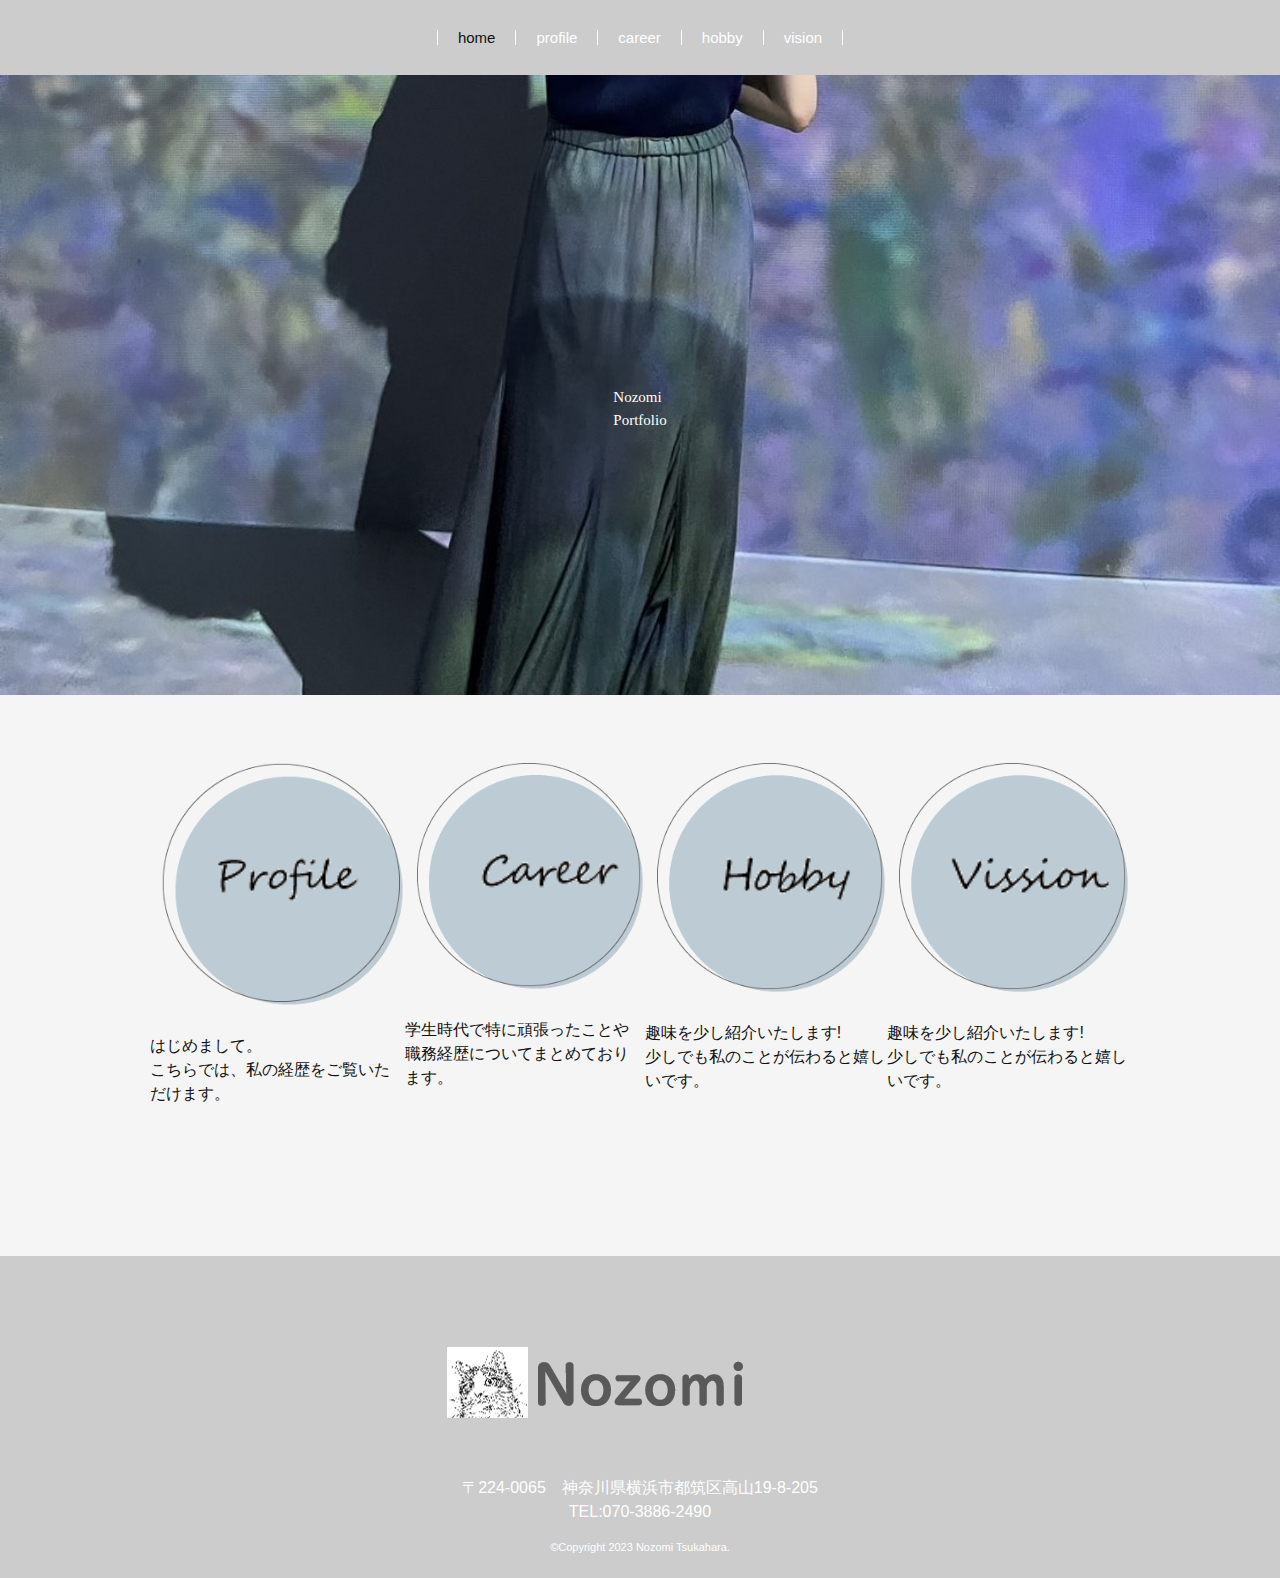
<file: index.html>
<!DOCTYPE html>
<html lang="ja">
<head>
<meta charset="UTF-8">

<!-- ページタイトル -->
<title>Nozomi</title>
<!-- ページのキーワード -->
<meta name="keywords" content="塚原望美,portfolio,ポートフォリオ ">
<!-- デスクリプション：ページの説明 -->
<meta name="description" content="ようこそ！塚原望美のポートフォリオです。">

<!-- レスポンシブ対応するための記述 -->
<meta name="viewport" content="width=device-width, initial-scale=1, shrink-to-fit=no">

<!-- 電話番号らしき数字を自動でリンクにしないための記述 -->
<meta name="format-detection" content="telephone=no">

<!-- ファビコン：お気に入りで表示されるアイコン -->
<link rel="shortcut icon" href="img/favicon.ico">
<!-- スマートフォン、タブレットで使用されるアイコン -->
<link rel="apple-touch-icon" href="img/apple-touch-icon.png">

<!-- リセットCSSの読み込み -->
<link rel="stylesheet" href="css/normalize.css">
<!-- スタイルの読み込み -->
<link rel="stylesheet" href="css/style.css">
</head>

<body>
<!-- ヘッダー -->
<header>
<!-- ナビゲーション用チェックボックス ※ブラウザ上は表示されません -->
<input type="checkbox" name="navToggle" id="navToggle" class="nav-toggle">

<!-- ナビゲーション用ハンバーガーボタン -->
<label for="navToggle" class="btn-burger"></label>

<!-- ナビゲーション -->
<nav class="nav">
<ul class="nav-list">
  <li>home</li>
  <li><a href="profile/index.html" title="profile">profile</a></li>
  <li><a href="career/index.html" title="career">career</a></li>
  <li><a href="hobby/index.html" title="hobby">hobby</a></li>
  <li><a href="vision/index.html" title="vision">vision</a></li>
</ul>
</nav>
<!-- ナビゲーションここまで -->
</header>

<!-- メインコンテンツ -->
<main>
<!-- メインイメージ -->
<div class="top">
    <img src="img/S__33038338.jpg" class="header-top">
    <p class="header-text">Nozomi<br>
   Portfolio</p>
</div>

<!-- セクション（サイト紹介） -->
<section class="section">
<!-- 見出し -->


<!-- 幅768px以上で横並び -->
<div class="row">
  <div class="box">
     <li><a href="profile/index.html" title="profile">
     <img src="img/content.gif" alt="profile"></a></li>
      <div class="caption">
        <img src="img/profile.gif">
      </div>
   <p>はじめまして。<br>
   こちらでは、私の経歴をご覧いただけます。</p>
  </div>

  <!-- 横並び要素 -->
  <div class="box">
    <li><a href="career/index.html" title="career">
    <img src="img/content.gif" alt="vission"></a></li>
    <div class="caption">
      <img src="img/career.gif">
    </div>
    <p>学生時代で特に頑張ったことや<br>
    職務経歴についてまとめております。</p>
    </div>

  <!-- 横並び要素 -->
  <div class="box">
    <li><a href="hobby/index.html" title="hobby">
    <img src="img/content.gif" alt="hobby"></a></li>
    <div class="caption">
      <img src="img/hobby.gif">
    </div>
  <p>趣味を少し紹介いたします!<br>
    少しでも私のことが伝わると嬉しいです。</p>
  </div>

<div class="box">
  <li><a href="hobby/index.html" title="visson">
  <img src="img/content.gif" alt="vission"></a></li>
  <div class="caption">
    <img src="img/vission.gif">
  </div>
<p>趣味を少し紹介いたします!<br>
  少しでも私のことが伝わると嬉しいです。</p>
</div>

</div>
<!-- 横並びここまで -->
</section>
<!-- セクションここまで -->

</main>
<!-- メインコンテンツここまで -->

<!-- フッター -->
<footer class="footer">
<!-- フッターロゴ -->
<p class="footer-logo">
  <a href="./index.html">
  <img src="img/namelogo2.png" alt="logo">
  </a>
</p>

<!-- 連絡先 -->
<address class="footer-address">〒224-0065　神奈川県横浜市都筑区高山19-8-205<br>
  TEL:070-3886-2490 </address>

<!-- コピーライト -->
<p class="copyright">
  <small>&copy;Copyright 2023 Nozomi Tsukahara.</small>
</p>
</footer>
<!-- フッターここまで -->

</body>
</html>
</file>
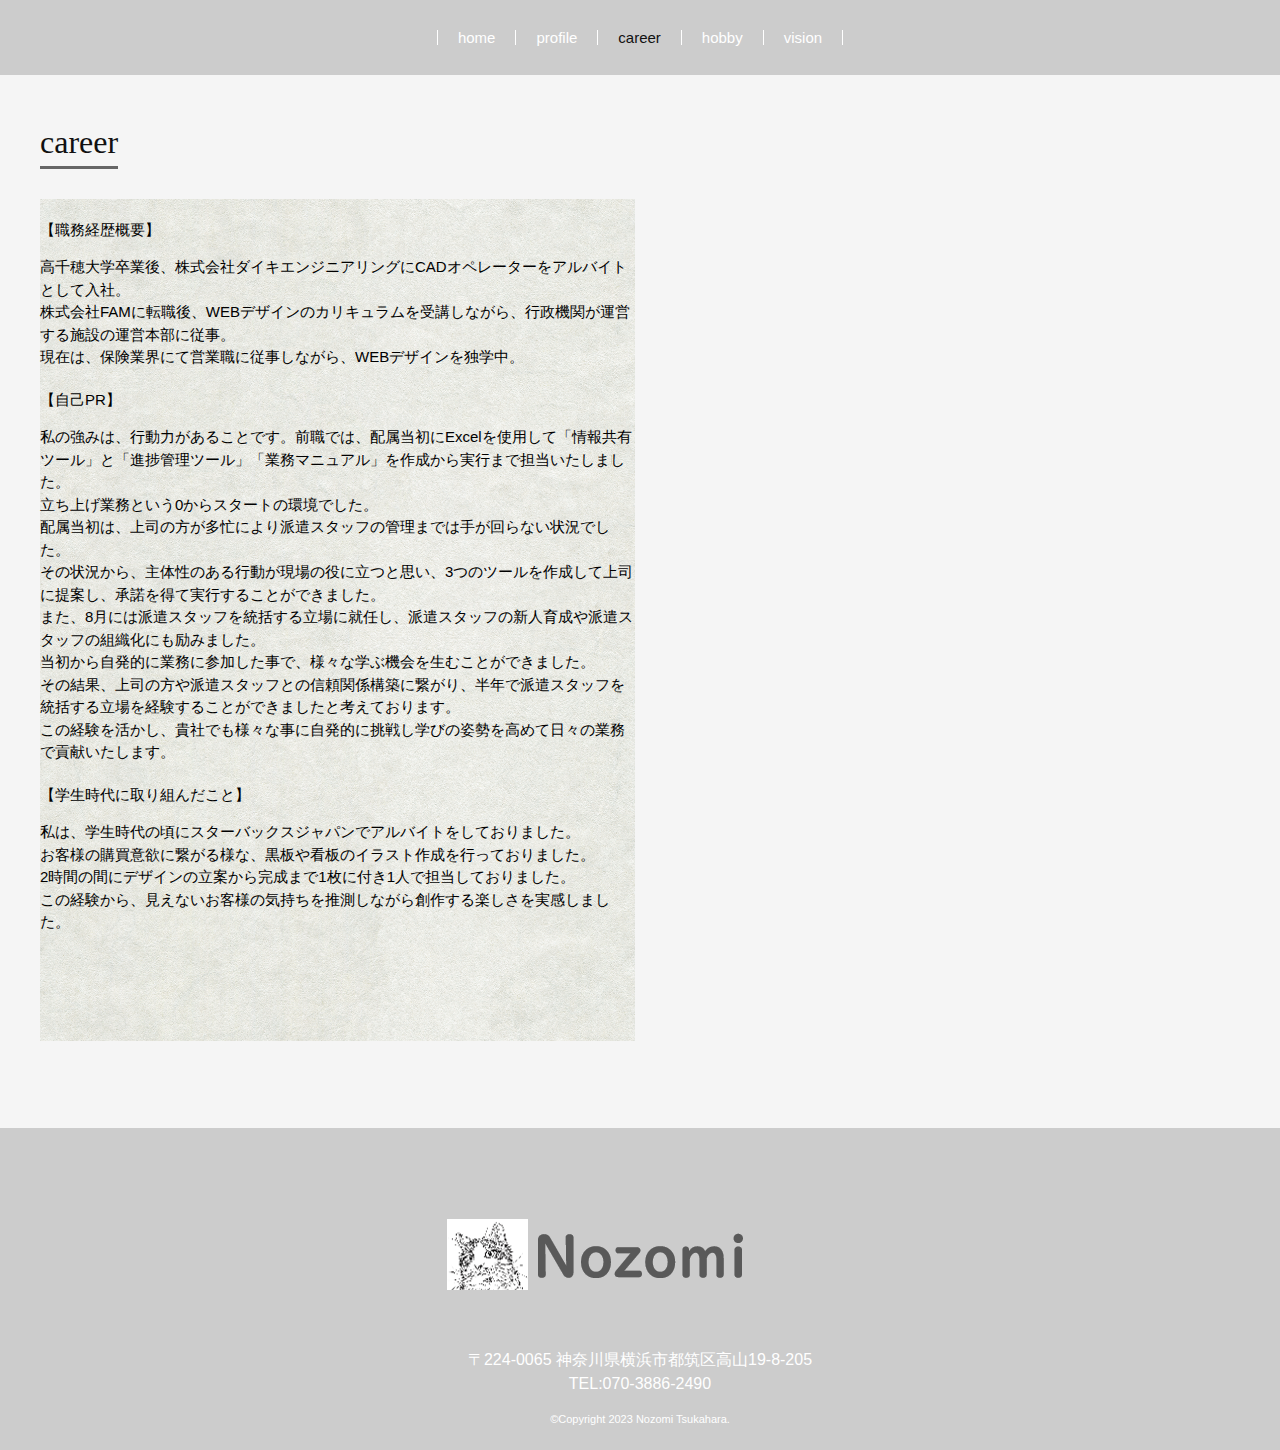
<file: career/index.html>
<!DOCTYPE html>
<html lang="ja">
<head>
<meta charset="UTF-8">

<!-- ページタイトル -->
<title>career</title>
<!-- ページのキーワード -->
<meta name="keywords" content="学生時代の取り組み・経歴,塚原望美,portfolio,ポートフォリオ ">
<!-- デスクリプション：ページの説明 -->
<meta name="description" content="塚原望美の学生時代の取り組み・経歴ページ。">

<!-- レスポンシブ対応するための記述 -->
<meta name="viewport" content="width=device-width, initial-scale=1, shrink-to-fit=no">

<!-- 電話番号らしき数字を自動でリンクにしないための記述 -->
<meta name="format-detection" content="telephone=no">

<!-- ファビコン：お気に入りで表示されるアイコン -->
<link rel="shortcut icon" href="img/favicon.ico">
<!-- スマートフォン、タブレットで使用されるアイコン -->
<link rel="apple-touch-icon" href="img/apple-touch-icon.png">

<!-- リセットCSSの読み込み -->
<link rel="stylesheet" href="../css/normalize.css">
<!-- スタイルの読み込み -->
<link rel="stylesheet" href="../css/style.css">
</head>

<body>
<!-- ヘッダー -->
<header class="header">
<!-- ナビゲーション用チェックボックス ※ブラウザ上は表示されません -->
<input type="checkbox" name="navToggle" id="navToggle" class="nav-toggle">

<!-- ナビゲーション用ハンバーガーボタン -->
<label for="navToggle" class="btn-burger"></label>

<!-- ナビゲーション -->
<nav class="nav">
<ul class="nav-list">
  <li><a href="../index.html" title="home">home</a></li>
  <li><a href="../profile/index.html" title="profile">profile</a></li>
  <li>career</li>
  <li><a href="../hobby/index.html" title="hobby">hobby</a></li>
  <li><a href="../vision/index.html" title="vision">vision</a></li> 
</ul>
</ul>
</nav>
<!-- ナビゲーションここまで -->
</header>

<!-- メインコンテンツ -->
<main>
<!-- メインイメージ -->
<section id="profile" class="wrapper animation active">
 <h4>career</h4>
 <div class="about">
    <div class="career">
      <img class="imgpc" src="img/paper.gif" alt="pc">
      <img class="imgmob" src="img/paper(min765).gif" alt="mob">
     <div class="career-text">
        <p>【職務経歴概要】</p>
        <ul>
        高千穂大学卒業後、株式会社ダイキエンジニアリングにCADオペレーターをアルバイトとして入社。<br>
        株式会社FAMに転職後、WEBデザインのカリキュラムを受講しながら、行政機関が運営する施設の運営本部に従事。<br>           
        現在は、保険業界にて営業職に従事しながら、WEBデザインを独学中。</ul>
        <p>【自己PR】</p>
        <ul>私の強みは、行動力があることです。前職では、配属当初にExcelを使用して「情報共有ツール」と「進捗管理ツール」「業務マニュアル」を作成から実行まで担当いたしました。<br>
        立ち上げ業務という0からスタートの環境でした。<br>
        配属当初は、上司の方が多忙により派遣スタッフの管理までは手が回らない状況でした。<br>
        その状況から、主体性のある行動が現場の役に立つと思い、3つのツールを作成して上司に提案し、承諾を得て実行することができました。<br>
        また、8月には派遣スタッフを統括する立場に就任し、派遣スタッフの新人育成や派遣スタッフの組織化にも励みました。<br>
        当初から自発的に業務に参加した事で、様々な学ぶ機会を生むことができました。<br>
        その結果、上司の方や派遣スタッフとの信頼関係構築に繋がり、半年で派遣スタッフを統括する立場を経験することができましたと考えております。<br>
        この経験を活かし、貴社でも様々な事に自発的に挑戦し学びの姿勢を高めて日々の業務で貢献いたします。</ul>
        <p>【学生時代に取り組んだこと】</p>
        <ul><li>私は、学生時代の頃にスターバックスジャパンでアルバイトをしておりました。</li>
        <li>お客様の購買意欲に繋がる様な、黒板や看板のイラスト作成を行っておりました。</li>
        <li>2時間の間にデザインの立案から完成まで1枚に付き1人で担当しておりました。</li>
        <li>この経験から、見えないお客様の気持ちを推測しながら創作する楽しさを実感しました。</li></ul>
     </div>
   </div> 
 </div>
</section>

<!-- フッター -->
<footer class="footer">
    <!-- フッターロゴ -->
    <p class="footer-logo">
      <a href="../index.html">
      <img src="../img/namelogo2.png" alt="logo">
      </a>
    </p>
    
    <!-- 連絡先 -->
    <address class="footer-address">〒224-0065 神奈川県横浜市都筑区高山19-8-205<br>
      TEL:070-3886-2490 </address>
    
    <!-- コピーライト -->
    <p class="copyright">
      <small>&copy;Copyright 2023 Nozomi Tsukahara.</small>
    </p>
    </footer>
    <!-- フッターここまで -->
</main>
    </body>
    </html>
</file>
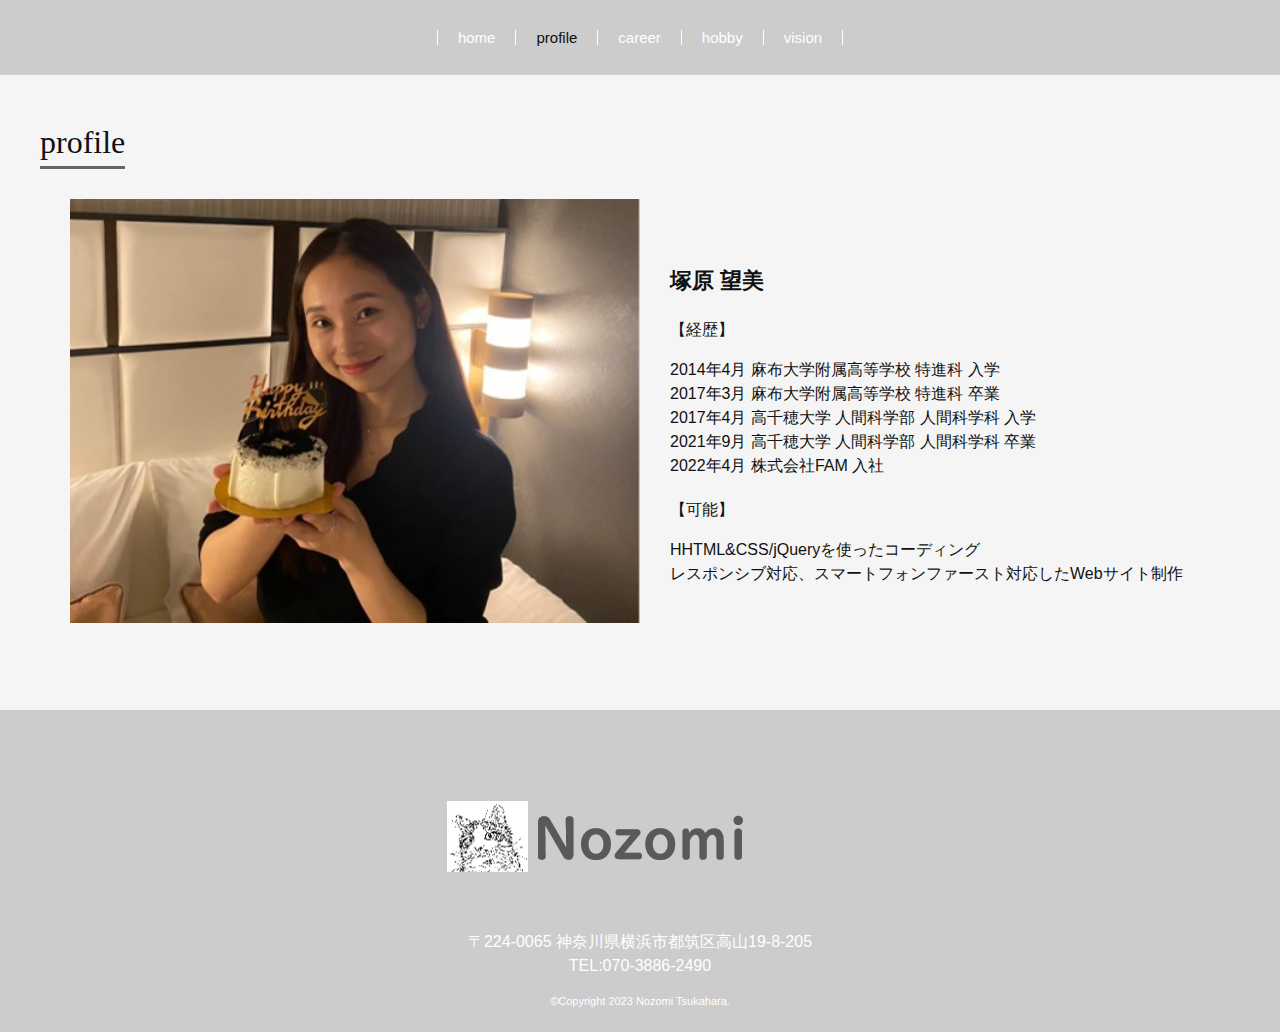
<file: profile/index.html>
<!DOCTYPE html>
<html lang="ja">
<head>
<meta charset="UTF-8">

<!-- ページタイトル -->
<title>自己紹介</title>
<!-- ページのキーワード -->
<meta name="keywords" content="自己紹介,塚原望美,portfolio,ポートフォリオ ">
<!-- デスクリプション：ページの説明 -->
<meta name="description" content="塚原望美の自己紹介ページ。">

<!-- レスポンシブ対応するための記述 -->
<meta name="viewport" content="width=device-width, initial-scale=1, shrink-to-fit=no">

<!-- 電話番号らしき数字を自動でリンクにしないための記述 -->
<meta name="format-detection" content="telephone=no">

<!-- ファビコン：お気に入りで表示されるアイコン -->
<link rel="shortcut icon" href="img/favicon.ico">
<!-- スマートフォン、タブレットで使用されるアイコン -->
<link rel="apple-touch-icon" href="img/apple-touch-icon.png">

<!-- リセットCSSの読み込み -->
<link rel="stylesheet" href="../css/normalize.css">
<!-- スタイルの読み込み -->
<link rel="stylesheet" href="../css/style.css">
</head>

<body>
<!-- ヘッダー -->
<header class="header">

<!-- ナビゲーション用チェックボックス ※ブラウザ上は表示されません -->
<input type="checkbox" name="navToggle" id="navToggle" class="nav-toggle">

<!-- ナビゲーション用ハンバーガーボタン -->
<label for="navToggle" class="btn-burger"></label>

<!-- ナビゲーション -->
<nav class="nav">
<ul class="nav-list">
    <li><a href="../index.html" title="home">home</a></li>
  <li>profile</li>
  <li><a href="../career/index.html" title="career">career</a></li>
  <li><a href="../hobby/index.html" title="hobby">hobby</a></li>
  <li><a href="../vision/index.html" title="vision">vision</a></li>
</ul>
</nav>
<!-- ナビゲーションここまで -->
</header>

<!-- メインコンテンツ -->
<main>
<!-- メインイメージ -->
<section id="profile" class="wrapper animation active">
<h4>profile</h4>
<div class="about">
    <div class="main-visual">
        <img src="img/img.me.jpg" alt="main-visual">
    </div>
    <div class="profile-text">
         <h5>塚原 望美</h5>
        <div class="career">
        <p>【経歴】</p>
        <ul>
            <li>2014年4月 麻布大学附属高等学校 特進科 入学</li>
            <li>2017年3月 麻布大学附属高等学校 特進科 卒業</li>
            <li>2017年4月 高千穂大学 人間科学部 人間科学科 入学</li>
            <li>2021年9月 高千穂大学 人間科学部 人間科学科 卒業</li>
            <li>2022年4月 株式会社FAM 入社<br>
        </ul>
        </div>

        <div class="job-summary">
          <p>【可能】</p>
          <ul>HHTML&CSS/jQueryを使ったコーディング<br>
            レスポンシブ対応、スマートフォンファースト対応したWebサイト制作</ul>
        </div> 
   </div>
</div>
</section>

<!-- フッター -->
<footer class="footer">
    <!-- フッターロゴ -->
    <p class="footer-logo">
      <a href="../index.html">
      <img src="../img/namelogo2.png" alt="logo">
      </a>
    </p>
    
    <!-- 連絡先 -->
    <address class="footer-address">〒224-0065 神奈川県横浜市都筑区高山19-8-205<br>
      TEL:070-3886-2490 </address>
    
    <!-- コピーライト -->
    <p class="copyright">
      <small>&copy;Copyright 2023 Nozomi Tsukahara.</small>
    </p>
    </footer>
    <!-- フッターここまで -->
    
    </body>
    </html>
</file>
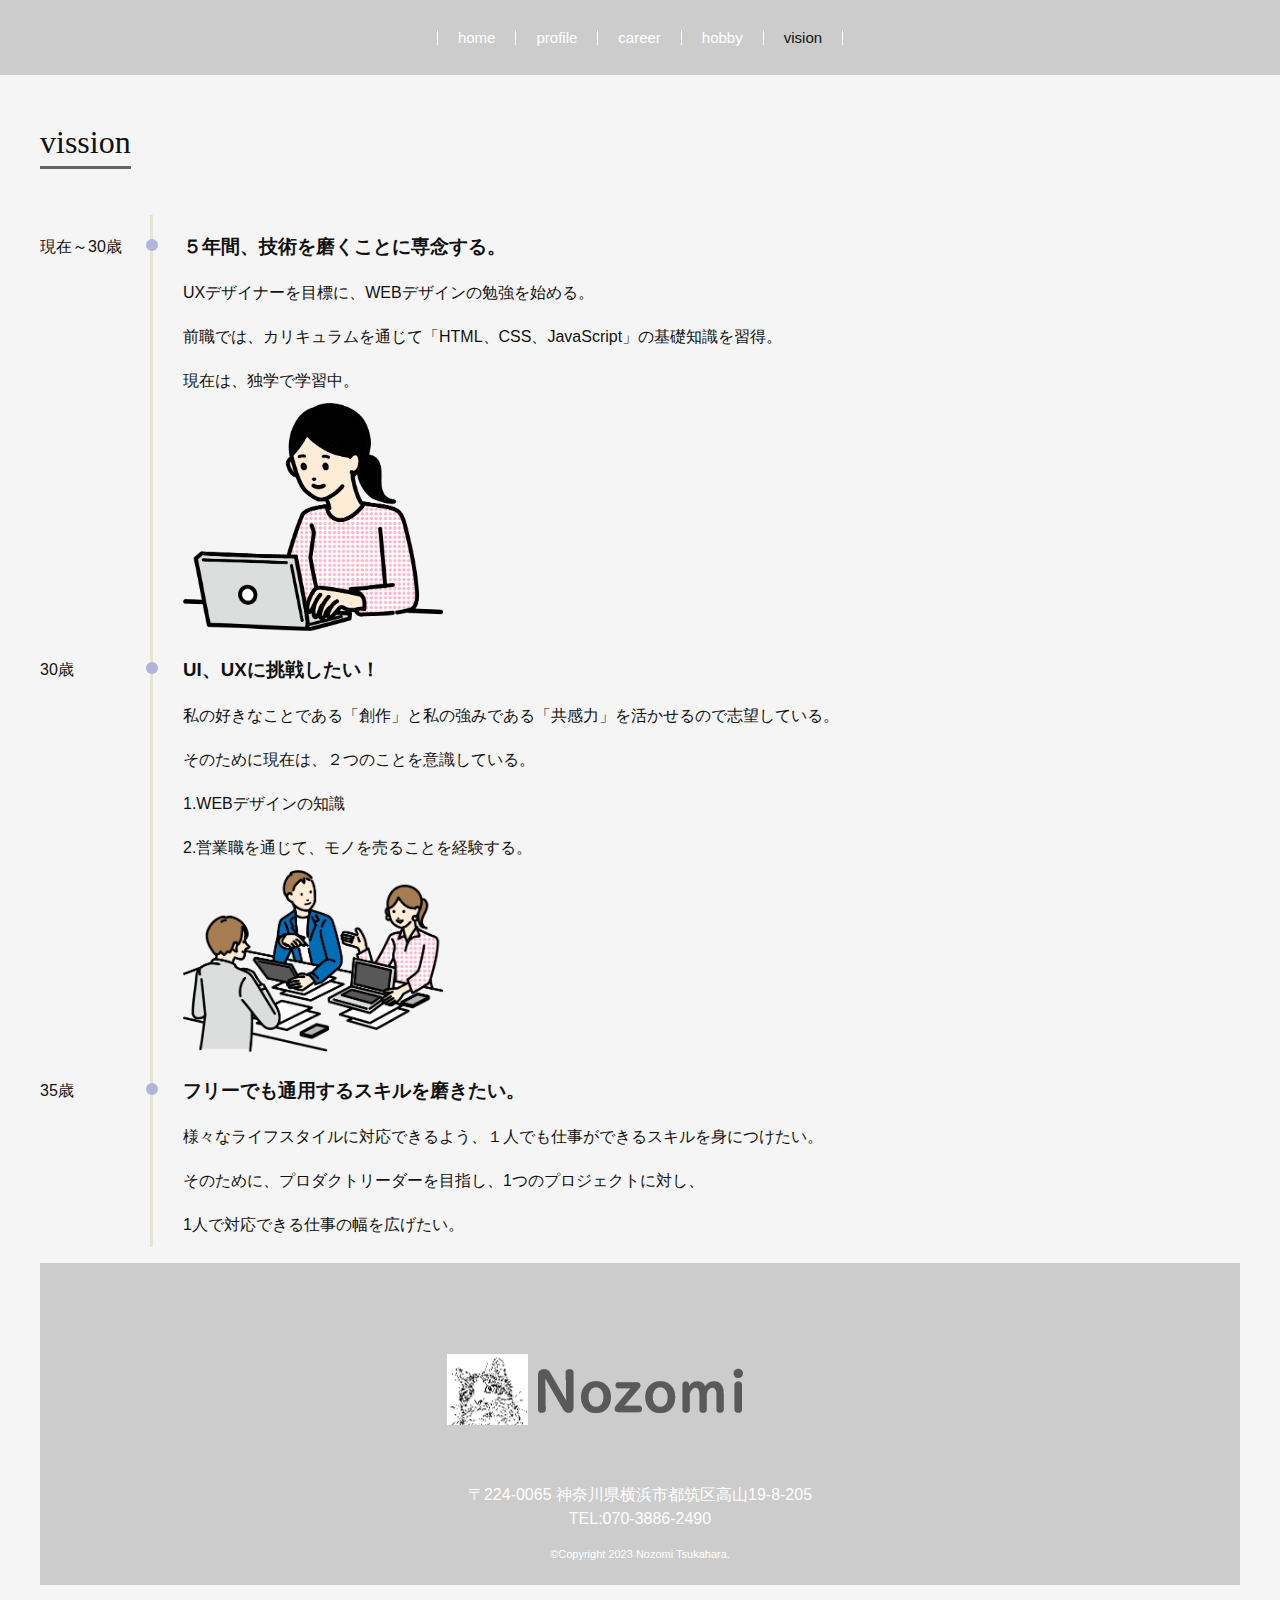
<file: vision/index.html>
<!DOCTYPE html>
<html lang="ja">
<head>
<meta charset="UTF-8">

<!-- ページタイトル -->
<title>自己紹介</title>
<!-- ページのキーワード -->
<meta name="keywords" content="自己紹介,塚原望美,portfolio,ポートフォリオ ">
<!-- デスクリプション：ページの説明 -->
<meta name="description" content="塚原望美の自己紹介ページ。">

<!-- レスポンシブ対応するための記述 -->
<meta name="viewport" content="width=device-width, initial-scale=1, shrink-to-fit=no">

<!-- 電話番号らしき数字を自動でリンクにしないための記述 -->
<meta name="format-detection" content="telephone=no">

<!-- ファビコン：お気に入りで表示されるアイコン -->
<link rel="shortcut icon" href="img/favicon.ico">
<!-- スマートフォン、タブレットで使用されるアイコン -->
<link rel="apple-touch-icon" href="img/apple-touch-icon.png">

<!-- リセットCSSの読み込み -->
<link rel="stylesheet" href="../css/normalize.css">
<!-- スタイルの読み込み -->
<link rel="stylesheet" href="../css/style.css">
</head>

<body>
<!-- ヘッダー -->
<header class="header">

<!-- ナビゲーション用チェックボックス ※ブラウザ上は表示されません -->
<input type="checkbox" name="navToggle" id="navToggle" class="nav-toggle">

<!-- ナビゲーション用ハンバーガーボタン -->
<label for="navToggle" class="btn-burger"></label>

<!-- ナビゲーション -->
<nav class="nav">
<ul class="nav-list">
  <li><a href="../index.html" title="home">home</a></li>
  <li><a href="../profile/index.html" title="profile">profile</a></li>
  <li><a href="../career/index.html" title="career">career</a></li>
  <li><a href="../hobby/index.html" title="hobby">hobby</a></li>
  <li>vision</li>
</ul>
</nav>
<!-- ナビゲーションここまで -->
</header>

<!-- メインコンテンツ -->
<!-- メインイメージ -->
<section id="profile" class="wrapper animation active">
  <h4>vission</h4>
    <ul class="timeline">
      <li>
        <p class="timeline-date">現在～30歳</p>
        <div class="timeline-content">
          <h3>５年間、技術を磨くことに専念する。</h3>
          <p>UXデザイナーを目標に、WEBデザインの勉強を始める。</p>
          <p>前職では、カリキュラムを通じて「HTML、CSS、JavaScript」の基礎知識を習得。</p>
          <p>現在は、独学で学習中。</p>
          <img src="img/woman.png">
        </div>
      </li>
      <li>
        <p class="timeline-date">30歳</p>
        <div class="timeline-content">
          <h3>UI、UXに挑戦したい！</h3>
          <p>私の好きなことである「創作」と私の強みである「共感力」を活かせるので志望している。</p>
          <p>そのために現在は、２つのことを意識している。</p>
          <p>1.WEBデザインの知識</p>
          <p>2.営業職を通じて、モノを売ることを経験する。</p>
          <img src="img/meeting.png">
        </div>
      </li>
      <li>
        <p class="timeline-date">35歳</p>
        <div class="timeline-content">
          <h3>フリーでも通用するスキルを磨きたい。</h3>
          <p>様々なライフスタイルに対応できるよう、１人でも仕事ができるスキルを身につけたい。</p>
          <p>そのために、プロダクトリーダーを目指し、1つのプロジェクトに対し、</p>
          <p>1人で対応できる仕事の幅を広げたい。</p>
        </div>
      </li>
    </ul>
 <!-- メインコンテンツはここまで -->

<!-- フッター -->
<footer class="footer">
    <!-- フッターロゴ -->
    <p class="footer-logo">
      <a href="../index.html">
      <img src="../img/namelogo2.png" alt="logo">
      </a>
    </p>
    
    <!-- 連絡先 -->
    <address class="footer-address">〒224-0065 神奈川県横浜市都筑区高山19-8-205<br>
      TEL:070-3886-2490 </address>

    <!-- コピーライト -->
    <p class="copyright">
      <small>&copy;Copyright 2023 Nozomi Tsukahara.</small>
    </p>
    </footer>
    <!-- フッターここまで -->
    
    </body>
    </html>
</file>
<file: css/style.css>
@charset "utf-8";

/* 初期スタイル調整 */
* {
  -webkit-box-sizing: border-box;
  box-sizing: border-box;
}

/* body全体の初期スタイル調整 */
body {
  font-size: 16px;
  line-height: 1.5;
  font-family: Helvetica, '游ゴシック', 'Yu Gothic', YuGothic, HiraKakuProN-W3, 'メイリオ', Meiryo, sans-serif;
  color: #111;
  background-color: #f5f5f5;
}


a {
  color: #032559;
  text-decoration: none;
}
a:hover {
  color: #032559;
  text-decoration: underline;
}
p {
  margin-top: 20px;
  margin-bottom: 10px;
}
ul {
  margin: 1em 0;
  padding: 0;
  list-style: none;
}
figure {
  margin: 0;
}
img {
  max-width: 100%;
  height: auto;
}
address {
  font-style: normal;
}
/* ---------- 初期スタイル調整 ここまで ---------- */


/* --------------------------------------------------
  共通部分のスタイル指定
-------------------------------------------------- */

/* ヘッダー */

/* ナビゲーション用チェックボックス */
/* --------------------
  チェックボックスでメニュー項目の表示／非表示を切り替える。
  ブラウザ上にはチェックボックスを表示したくないため、
  「display: none;」で非表示にしている。
  -------------------- */
.nav-toggle {
  display: none;
}

/* ハンバーガーボタン */
.btn-burger {
  position: absolute; /* 親要素（.header）を基準に絶対配置 */
  top: 5px;
  right: 10px;
  z-index: 2; /* ボックスの重なりの優先順位を指定。数値が大きいほど、手前（上）に配置される */
  display: block; /* ブロックレベル性質になるため、幅・高さを指定できる */
  width: 44px;
  height: 44px;
  background: url("../img/burger.svg") center center / 35px 20px no-repeat; /* ハンバーガーボタンの画像を指定 */
  cursor: pointer; /* カーソルの形状を指定 */
}

/* メニューが開いたときの、ハンバーガーボタンの画像を指定 */
.nav-toggle:checked ~ .btn-burger {
  background-color: #999;
}

/* ナビゲーション */
.nav{
  background-color: #999;
}

.nav-list {
  display: none; /* 最初はメニュー（ul要素）を非表示にしておく指定 */
  margin: 0;
  padding-bottom: 10px;
}

.nav-list li {
  margin: 0;
  padding: 10px;
  font-family: 'Lato', sans-serif;
  font-size: 15px;
}

.nav-list a {
  display: block;  /* ブロックレベルで扱い、縦並びに表示している */
  color: #fff;
}

/* メニューが開いたとき、<ul>を表示する */
.nav-toggle:checked ~ .nav .nav-list {
  display: block;
}

/* ----------ナビゲーションのスタイル指定 ここまで---------- */

/* セクション */
.section {
  max-width: 1000px;
  margin: 50px auto;
  padding: 0 10px;
}


/* フッター全体 */
.footer { 
  padding: 40px 0 30px;
  color: #fff;
  background-color: #ccc;
  text-align: center;

}

/* フッターロゴ */
.footer-logo {
  margin-bottom: 10px;
}

/* 連絡先 */
.footer-address {
  margin: 10px 0;
}

/* SNSのリンクボタン */
.footer-sns {
  margin: 20px 0;
  text-align: center; /* 中身を左右中央揃えで配置 */
}
.footer-sns a {
/* インラインの性質を保ちながら、ブロックレベルの性質を加えている。横並びに配置しながら、外余白を指定 */
  display: inline-block;
  margin: 0 5px;
}
.footer-sns img {
  vertical-align: middle; /* 垂直方向中央揃えで配置*/
}

/* コピーライト */
.copyright {
  margin: 0;
}
.copyright small {
  font-size: 11px;
}

/* --------------------------------------------------
  ヘッダー画像
-------------------------------------------------- */
.top{
  position: relative;
}

.header-top{
  width: 100%;
  background-size:cover;
  background-position:center;
} 

.header-text{
  color: #ffffff; /* 文字色 */
  font-family: 'Times New Roman', Times, serif;
  font-size: 100%; /* 文字の大きさ */
  position: absolute;
  left: 50%;
  top: 50%;
  transform: translate(-50%,-50%);
}


/* --------------------------------------------------
  トップページ
-------------------------------------------------- */

/* メインイメージ */
/* 横並び要素（幅768px未満では縦並びで配置される） */

.box {
  max-width: 50%;
  margin: 0 auto 50px;
  position: relative;
}

.box p {
  margin-bottom: 0;
}

.box li{
  display: block;
}

.caption{
  top: 110px;
  left: 85px;
  position: absolute;
}

.caption img{
  width: 170px;
}
/* --------------------------------------------------
  profile
-------------------------------------------------- */
h4{
  font-size: 2rem;
  margin-bottom: 30px;
  font-family: 'Times New Roman', Times, serif;
  font-weight: normal;
  display: inline-block;
  border-bottom:3px solid #666;
}

.main-visual img {
  width: 100%;
  min-width: 280px;
  height: auto;
}

.profilr-text{
  width: 100%;
}

h5{
  font-size: 1.4rem;
  font-weight: bold;
  margin-bottom: 20px;
  font-family: 'Times New Roman', Times, serif;
}
.top{
  font-size: 15px;
}

#profile{
  padding: 0 40px;
  margin-bottom: 80px;
}

/* --------------------------------------------------
  career
-------------------------------------------------- */
.career{
  position: relative;
}

@media (max-width : 550px ) {
 .imgpc{
  display:none;
 }  
 .career{
  overflow: scroll;
 }
}

.career-text{
  position: absolute;
  top:0;
  left:0;
  font-size:15px;
  color: black;
  padding:0;
  margin:0;
}

/* --------------------------------------------------
  hobby
-------------------------------------------------- */
.nail{
  position:relative;
}

.text{
  position: absolute;
  top: 45px;
  left: 35px;
}

.text img{
  width: 40%;
}

.slider{
  width:60%;
  margin:auto;
}

.slider img {
   width:100%;
   height:auto;
}

.slider .slick-slide {
   margin:0 10px;
}

.slick-prev, .slick-next {
  position: absolute;
  top: 42%;
  cursor: pointer;
  outline: none;
  border-top: 2px solid #666;
  border-right: 2px solid #666;
  height: 15px;
  width: 15px;
}

.slick-prev{
   left: -1.5%;
   transform: rotate(-135deg);
}

.slick-next {
   right: -1.5%;
   transform: rotate(45deg);
}

.slick-dots {
   text-align:center;
 margin:20px 0 0 0;
}

.slick-dots li {
   display:inline-block;
 margin:0 5px;
}

.slick-dots button {
   color: transparent;
   outline: none;
   width:8px;
   height:8px;
   display:block;
   border-radius:50%;
   background:#ccc;
}

.slick-dots .slick-active button{
   background:#ccc;
}

/* --------------------------------------------------
  vision
-------------------------------------------------- */

/* vison要素の見出し（h4） */
@import url('https://fonts.googleapis.com/css2?family=Sacramento&display=swap');
.heading-topic {
  position: relative;
  margin-bottom: 10px;
  font-size: 35px;
  left: 20px;
  color: black;
  font-family:  'Sacramento', cursive;
}

.timeline-content img{
  width: 30%;
}

.h6{
  position: relative;
  margin-bottom: 10px;
  font-size: 20px;
  color: black;
  font-family: "Tsukushi B Round Gothic", "筑紫B丸ゴシック";
}

h6::before {
  position: absolute;
  left: -10px;
  bottom: 0px;
  width: 60%;
  height: 10px;
  transform: skew(-45deg);
  background-image: repeating-linear-gradient(90deg, transparent 0 4px, #b3ddb5 4px 8px);
  content: '';
  z-index: -1;
}

.timeline {
  list-style: none;
}
.timeline > li {
  margin-bottom: 60px;
}

/* for Desktop */
@media ( min-width : 550px ){
  .timeline > li {
    overflow: hidden;
    margin: 0;
    position: relative;
  }
  .timeline-date {
    width: 110px;
    float: left;
    margin-top: 20px;
  }
  .timeline-content {
    width: 75%;
    float: left;
    border-left: 3px #e5e5d1 solid;
    padding-left: 30px;
  }
  .timeline-content:before {
    content: '';
    width: 12px;
    height: 12px;
    background: #AFB4DB;
    position: absolute;
    left: 106px;
    top: 24px;
    border-radius: 100%;
  }
}


/* --------------------------------------------------
  幅768px未満のスタイル指定 ここまで
-------------------------------------------------- */



/* --------------------------------------------------
  幅768px以上のスタイル指定 ここから
-------------------------------------------------- */

@media screen and (min-width: 550px) {
  /* ヘッダー */

  /* ロゴ */
  .logo {
    width: auto;
    margin: 0 0 20px;
    padding: 0;
    text-align: center;
  }

  /* ハンバーガーボタン */
  .btn-burger {
    display: none; /* 768px以上では使用しない */
  }

  /* ナビゲーション */
  .nav {
    padding: 30px 0;
    background-color: #ccc	;
  }

  .nav-list {
    /* flexbox（横並びにする要素の親に指定） */
    display: -webkit-box;
    display: -ms-flexbox;
    display: flex;
    -webkit-box-pack: center;
    -ms-flex-pack: center;
    justify-content: center;
    -webkit-box-align: center;
    -ms-flex-align: center;
    align-items: center;
    padding: 0;
  }

  .nav-list li {
    /* フレックスアイテムに対する指定 */
    -webkit-box-flex: 0;
    -ms-flex: 0 1 auto;
    flex: 0 1 auto;
    padding: 0 20px;
    line-height: 1;
    border-right: 1px solid #fff; /* 縦棒を表示 */
  }

  .nav-list li:first-child {
    border-left: 1px solid #fff; /* 縦棒を表示 */
  }
  /* 幅768px未満でメニューを開いた状態から、ウィンドウ幅を768px以上に広げたとき、メニューにflexboxを適用して<li>を横並び表示に切り替える */
  .nav-toggle:checked ~ .nav .nav-list {
    display: -webkit-box;
    display: -ms-flexbox;
    display: flex;
  }

  /* セクション */
  .section {
    margin-bottom: 100px;
  }

  /* 見出し（h2） */
  .heading-section {
    margin-bottom: 50px;
  }

  /* フッター */
  .footer {
    padding: 50px 0 20px;
  }
  .footer-sns {
    margin: 30px 0;
  }

  /* --------------------------------------------------
  トップページ
  -------------------------------------------------- */

  /* メインイメージ */


  /* 横並び */
  .row {
    /* flexbox（横並びにする要素の親に指定） */
    display: -webkit-box;
    display: -ms-flexbox;
    display: flex;
    -webkit-box-pack: justify;
    -ms-flex-pack: justify;
    justify-content: space-between;
  }

  .caption{
    top: 80px;
    left: 60px;
    position: absolute;
  }

  /* 横並び要素 */
  .col {
    /* フレックスアイテムに対する指定 */
    -webkit-box-flex: 0;
    -ms-flex: 0 1 32%;
    flex: 0 1 32%;
    margin: 0;
  }

/* --------------------------------------------------
  自己紹介
-------------------------------------------------- */

  .about {
    display: flex;
    flex-direction: row;
    box-sizing: border-box;
    align-items: center;
  }

    .main-visual {
      width: 50%;
      display: block;
      margin: 0 30px;
    }
    
    .profile-text {
      width: 50%;
    }

  /* --------------------------------------------------
  career
  -------------------------------------------------- */
  .career{
    position: relative;
  }

  .imgmob{
   display:none;
  }
}
</file>
